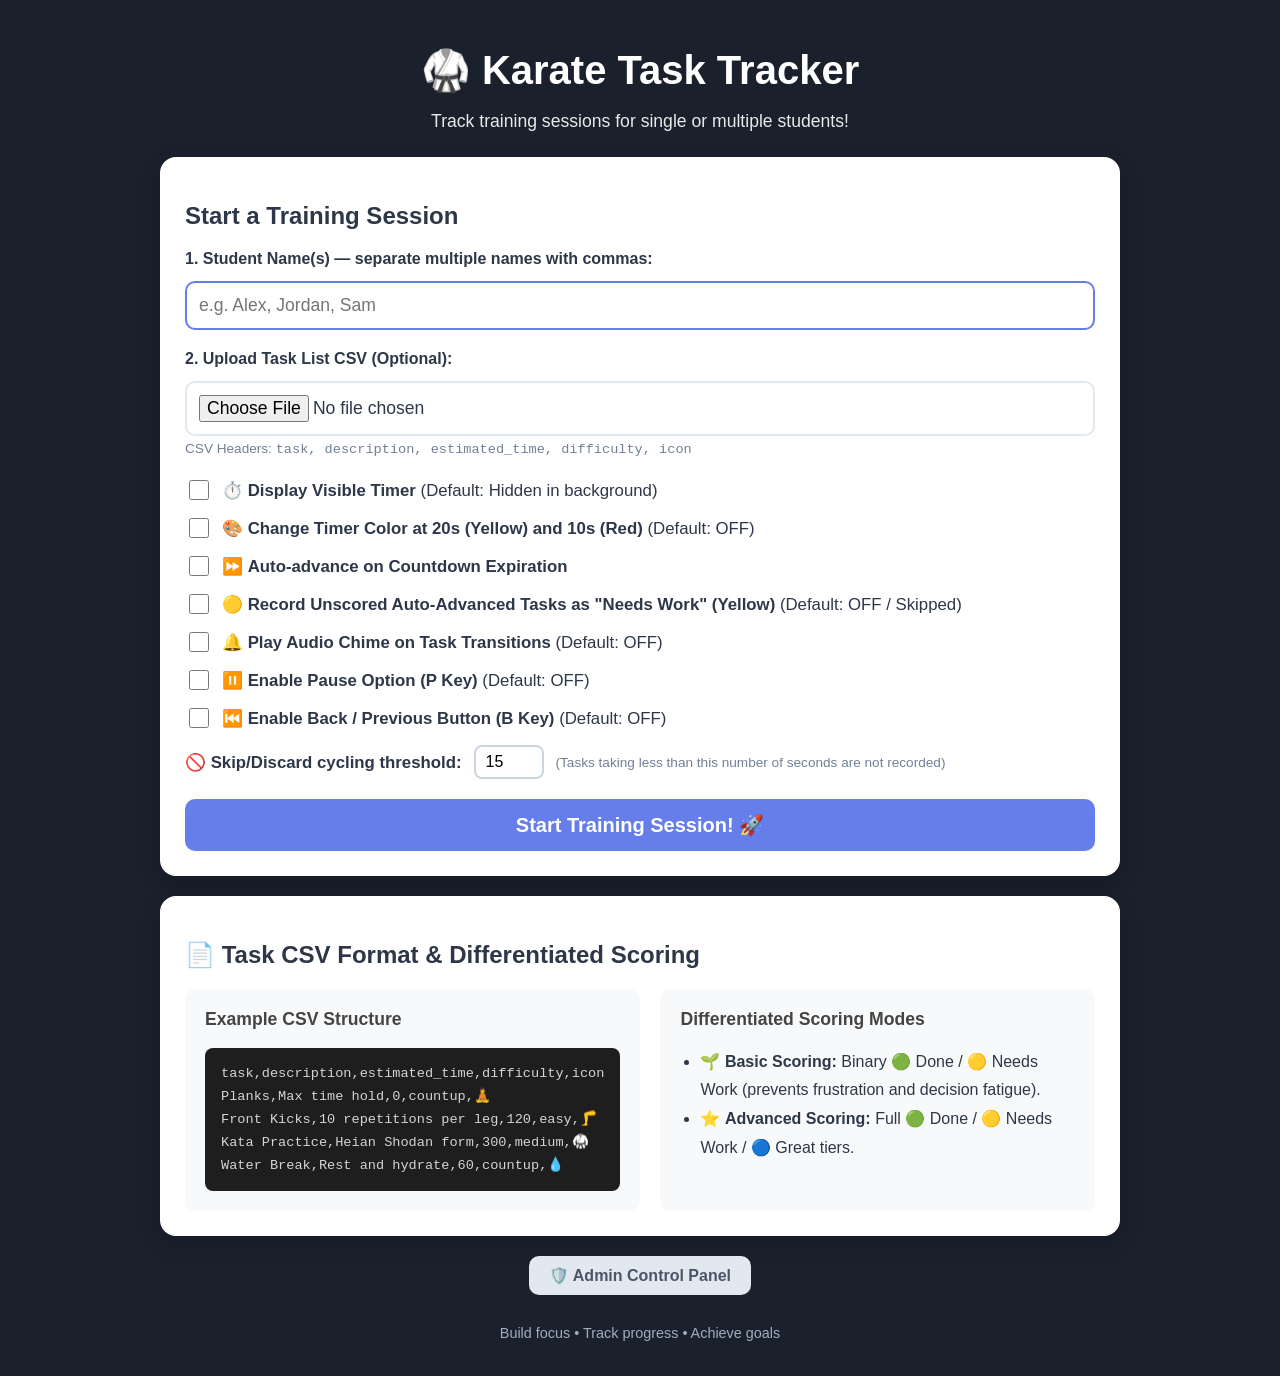
<file: templates/index.html>
<!DOCTYPE html>
<html lang="en">
<head>
    <meta charset="UTF-8">
    <meta name="viewport" content="width=device-width, initial-scale=1.0">
    <title>Karate Task Tracker</title>
    <link rel="stylesheet" href="/static/style.css?v=31">
    <style>
        .toggle-container {
            display: flex;
            align-items: center;
            gap: 10px;
            margin: 12px 0;
            font-size: 1.05rem;
            cursor: pointer;
        }
        .toggle-container input[type="checkbox"] {
            width: 20px;
            height: 20px;
            cursor: pointer;
        }
        .form-group-card {
            margin-bottom: 20px;
        }
        .instructions-grid {
            display: grid;
            grid-template-columns: 1fr 1fr;
            gap: 20px;
            margin-top: 10px;
        }
        @media (max-width: 700px) {
            .instructions-grid { grid-template-columns: 1fr; }
        }
        .instruction-section {
            background: #f8f9fa;
            border-radius: 10px;
            padding: 20px;
        }
        .instruction-section h3 {
            margin-top: 0;
            font-size: 1.1rem;
            color: #444;
        }
        .csv-example {
            background: #1e1e1e;
            color: #d4d4d4;
            border-radius: 8px;
            padding: 14px 16px;
            font-family: 'Courier New', monospace;
            font-size: 0.85rem;
            line-height: 1.7;
            overflow-x: auto;
            margin: 10px 0 0 0;
        }
        .number-input-row {
            display: flex;
            align-items: center;
            gap: 12px;
            margin: 14px 0 10px 0;
            font-size: 1.05rem;
        }
        .number-input-row input {
            width: 70px;
            padding: 6px 10px;
            font-size: 1rem;
            border: 2px solid #cbd5e0;
            border-radius: 8px;
            outline: none;
        }
        .number-input-row input:focus {
            border-color: #667eea;
        }
    </style>
</head>
<body>
    <div class="container">
        <div class="header">
            <h1>🥋 Karate Task Tracker</h1>
            <p class="subtitle">Track training sessions for single or multiple students!</p>
        </div>

        <div class="card">
            <h2>Start a Training Session</h2>
            <form method="post" action="/session/create" enctype="multipart/form-data" class="name-form">
                
                <div class="form-group-card">
                    <label for="names" style="font-weight:600; display:block; margin-bottom:8px;">
                        1. Student Name(s) — separate multiple names with commas:
                    </label>
                    <input
                        type="text"
                        id="names"
                        name="names"
                        placeholder="e.g. Alex, Jordan, Sam"
                        required
                        class="name-input"
                        autocomplete="off"
                        autofocus
                    >
                </div>

                <div class="form-group-card">
                    <label for="csvFile" style="font-weight:600; display:block; margin-bottom:8px;">
                        2. Upload Task List CSV (Optional):
                    </label>
                    <input type="file" id="csvFile" name="file" accept=".csv" class="file-input">
                    <p class="small-text" style="margin-top:5px;">CSV Headers: <code>task, description, estimated_time, difficulty, icon</code></p>
                </div>

                <div class="form-group-card">
                    <label class="toggle-container">
                        <input type="checkbox" name="show_timer" value="true">
                        <span>⏱️ <strong>Display Visible Timer</strong> (Default: Hidden in background)</span>
                    </label>

                    <label class="toggle-container">
                        <input type="checkbox" name="timer_color_change" value="true">
                        <span>🎨 <strong>Change Timer Color at 20s (Yellow) and 10s (Red)</strong> (Default: OFF)</span>
                    </label>
                    
                    <label class="toggle-container">
                        <input type="checkbox" name="auto_advance" value="true">
                        <span>⏩ <strong>Auto-advance on Countdown Expiration</strong></span>
                    </label>

                    <label class="toggle-container">
                        <input type="checkbox" name="unscored_yellow" value="true">
                        <span>🟡 <strong>Record Unscored Auto-Advanced Tasks as "Needs Work" (Yellow)</strong> (Default: OFF / Skipped)</span>
                    </label>

                    <label class="toggle-container">
                        <input type="checkbox" name="enable_chime" value="true">
                        <span>🔔 <strong>Play Audio Chime on Task Transitions</strong> (Default: OFF)</span>
                    </label>

                    <label class="toggle-container">
                        <input type="checkbox" name="enable_pause" value="true">
                        <span>⏸️ <strong>Enable Pause Option (P Key)</strong> (Default: OFF)</span>
                    </label>

                    <label class="toggle-container">
                        <input type="checkbox" name="enable_back" value="true">
                        <span>⏮️ <strong>Enable Back / Previous Button (B Key)</strong> (Default: OFF)</span>
                    </label>

                    <div class="number-input-row">
                        <span>🚫 <strong>Skip/Discard cycling threshold:</strong></span>
                        <input type="number" id="min_seconds" name="min_seconds" value="15" min="0" max="60">
                        <span class="small-text">(Tasks taking less than this number of seconds are not recorded)</span>
                    </div>
                </div>

                <button type="submit" class="btn btn-primary btn-large">
                    Start Training Session! 🚀
                </button>
            </form>
        </div>

        <div class="card">
            <h2>📄 Task CSV Format & Differentiated Scoring</h2>
            <div class="instructions-grid">
                <div class="instruction-section">
                    <h3>Example CSV Structure</h3>
                    <pre class="csv-example">task,description,estimated_time,difficulty,icon
Planks,Max time hold,0,countup,🧘
Front Kicks,10 repetitions per leg,120,easy,🦵
Kata Practice,Heian Shodan form,300,medium,🥋
Water Break,Rest and hydrate,60,countup,💧</pre>
                </div>

                <div class="instruction-section">
                    <h3>Differentiated Scoring Modes</h3>
                    <ul style="padding-left: 20px; line-height: 1.8;">
                        <li>🌱 <strong>Basic Scoring:</strong> Binary 🟢 Done / 🟡 Needs Work (prevents frustration and decision fatigue).</li>
                        <li>⭐️ <strong>Advanced Scoring:</strong> Full 🟢 Done / 🟡 Needs Work / 🔵 Great tiers.</li>
                    </ul>
                </div>
            </div>
        </div>

        <div style="text-align: center; margin-top: 15px;">
            <a href="/admin" class="btn btn-secondary" style="display: inline-block;">🛡️ Admin Control Panel</a>
        </div>

        <div class="footer">
            <p>Build focus • Track progress • Achieve goals</p>
        </div>
    </div>
</body>
</html>
</file>
<file: static/style.css>
* {
    box-sizing: border-box;
}

body {
    font-family: -apple-system, BlinkMacSystemFont, "Segoe UI", Roboto, Helvetica, Arial, sans-serif;
    background-color: #1a202c;
    color: #2d3748;
    margin: 0;
    padding: 20px;
}

.container {
    max-width: 960px;
    margin: 0 auto;
}

.header {
    text-align: center;
    color: #ffffff;
    margin-bottom: 25px;
}

.header h1 {
    font-size: 2.5rem;
    margin-bottom: 5px;
}

.subtitle {
    font-size: 1.1rem;
    opacity: 0.9;
}

.card {
    background: #ffffff;
    border-radius: 16px;
    padding: 25px;
    margin-bottom: 20px;
    box-shadow: 0 8px 24px rgba(0,0,0,0.15);
}

.btn {
    padding: 10px 20px;
    font-size: 1rem;
    font-weight: 600;
    border: none;
    border-radius: 10px;
    cursor: pointer;
    transition: all 0.2s;
    text-decoration: none;
    display: inline-flex;
    align-items: center;
    justify-content: center;
}

.btn-primary { background: #667eea; color: white; }
.btn-primary:hover { background: #5a67d8; }

.btn-secondary { background: #e2e8f0; color: #4a5568; }
.btn-secondary:hover { background: #cbd5e0; }

.btn-success { background: #48bb78; color: white; }
.btn-success:hover { background: #38a169; }

.btn-warning { background: #ed8936; color: white; }
.btn-warning:hover { background: #dd6b20; }

.btn-large {
    font-size: 1.25rem;
    padding: 14px 28px;
    width: 100%;
}

.name-input, .file-input {
    width: 100%;
    padding: 12px;
    font-size: 1.1rem;
    border: 2px solid #e2e8f0;
    border-radius: 10px;
    margin-top: 5px;
    outline: none;
}

.name-input:focus {
    border-color: #667eea;
}

.small-text {
    font-size: 0.85rem;
    color: #718096;
}

.footer {
    text-align: center;
    color: #a0aec0;
    margin-top: 30px;
    font-size: 0.9rem;
}
</file>
